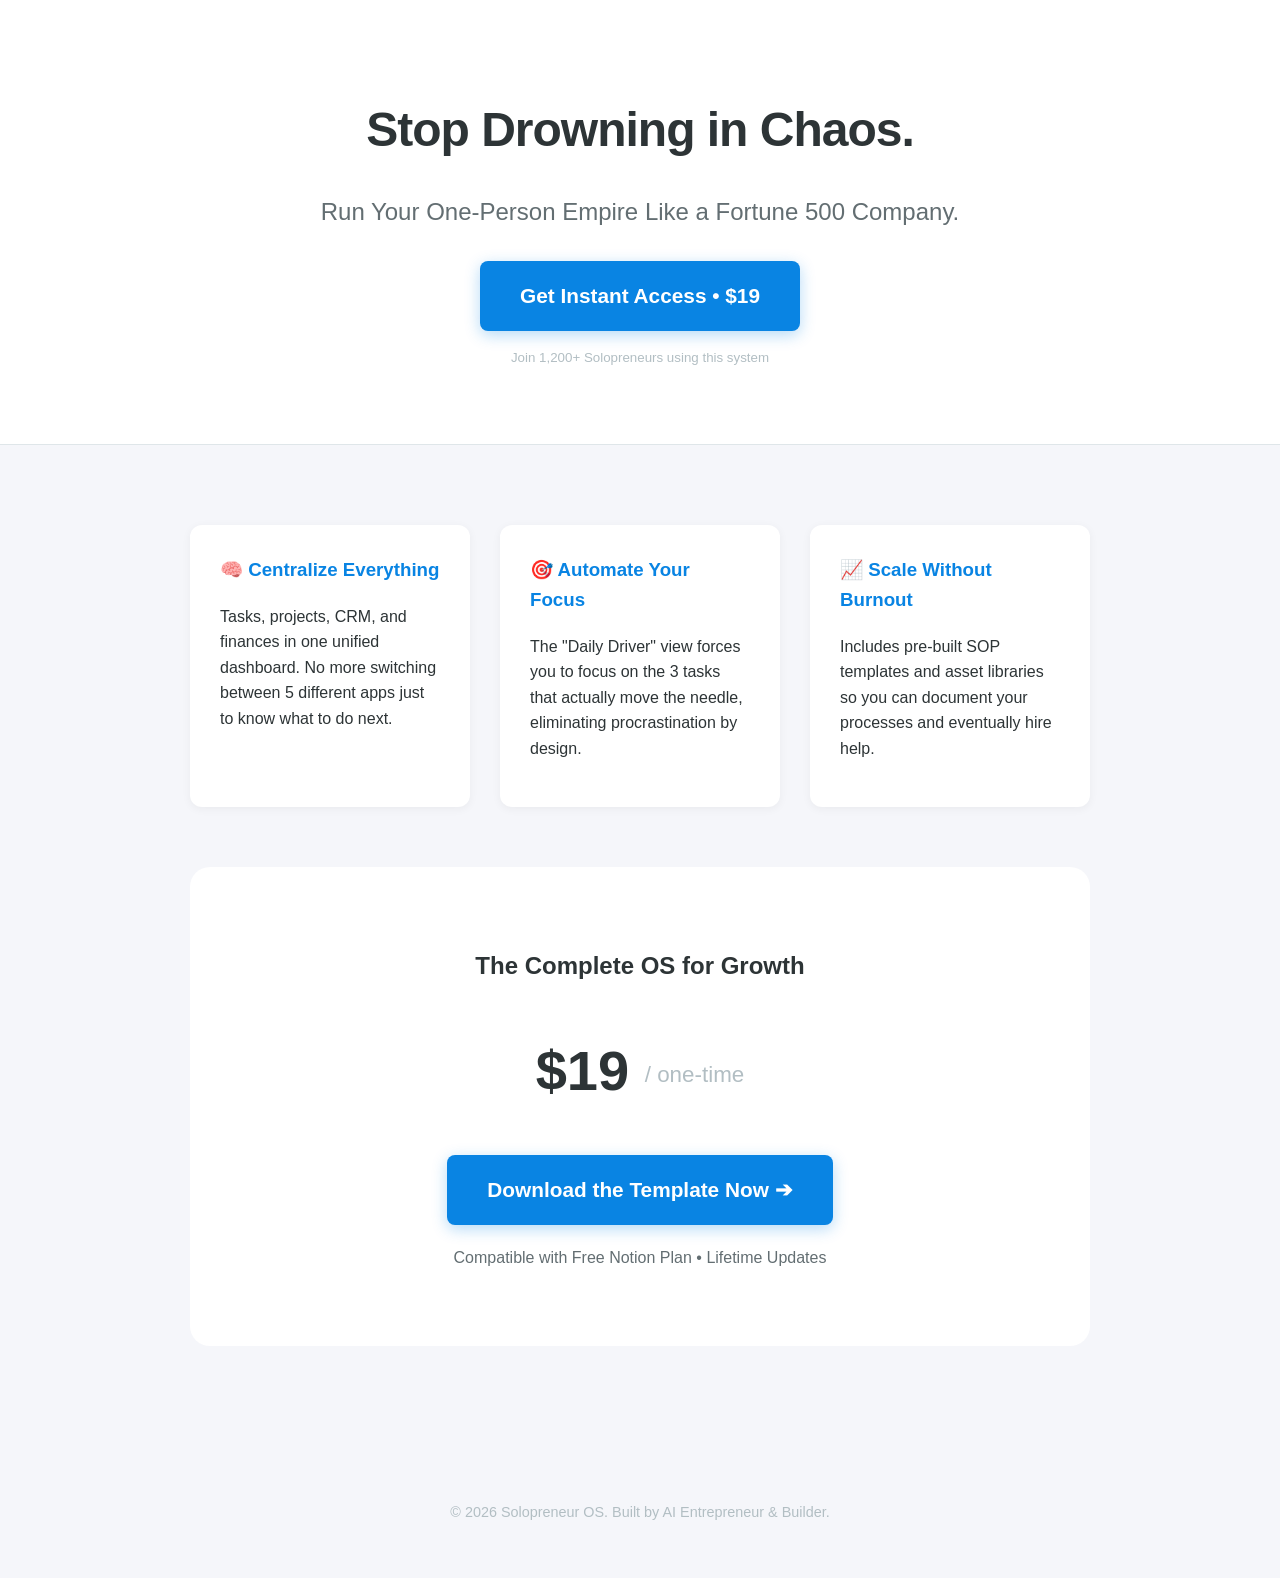
<file: index.html>
<!DOCTYPE html>
<html lang="en">
<head>
    <meta charset="UTF-8">
    <meta name="viewport" content="width=device-width, initial-scale=1.0">
    <title>The Solo-Preneur Second Brain OS | Scale Your Business</title>
    <style>
        :root { --primary: #2d3436; --accent: #0984e3; --bg: #f5f6fa; --text: #2d3436; }
        body { font-family: -apple-system, BlinkMacSystemFont, "Segoe UI", Roboto, sans-serif; margin: 0; padding: 0; background: var(--bg); color: var(--text); line-height: 1.6; }
        .container { max-width: 900px; margin: 0 auto; padding: 20px; }
        header { text-align: center; padding: 60px 20px; background: white; border-bottom: 1px solid #dfe6e9; }
        h1 { font-size: 3em; margin-bottom: 10px; color: var(--primary); letter-spacing: -1px; }
        .sub { font-size: 1.5em; color: #636e72; font-weight: 300; margin-bottom: 30px; }
        .btn { display: inline-block; background: var(--accent); color: white; padding: 18px 40px; font-size: 1.3em; font-weight: 700; text-decoration: none; border-radius: 8px; box-shadow: 0 4px 15px rgba(9, 132, 227, 0.3); transition: transform 0.2s; }
        .btn:hover { transform: translateY(-2px); box-shadow: 0 6px 20px rgba(9, 132, 227, 0.4); }
        .grid { display: grid; grid-template-columns: repeat(auto-fit, minmax(280px, 1fr)); gap: 30px; margin: 60px 0; }
        .card { background: white; padding: 30px; border-radius: 12px; box-shadow: 0 2px 10px rgba(0,0,0,0.05); }
        .card h3 { margin-top: 0; color: var(--accent); }
        .price-tag { font-size: 3.5em; font-weight: 800; color: var(--primary); text-align: center; margin: 40px 0; }
        .price-sub { font-size: 0.4em; color: #b2bec3; font-weight: 400; vertical-align: middle; }
        footer { text-align: center; margin-top: 80px; padding: 40px; color: #b2bec3; font-size: 0.9em; }
    </style>
</head>
<body>

<header>
    <h1>Stop Drowning in Chaos.</h1>
    <p class="sub">Run Your One-Person Empire Like a Fortune 500 Company.</p>
    <a href="#" class="btn">Get Instant Access • $19</a>
    <p><small style="color: #b2bec3; margin-top: 10px; display: block;">Join 1,200+ Solopreneurs using this system</small></p>
</header>

<div class="container">
    <div class="grid">
        <div class="card">
            <h3>🧠 Centralize Everything</h3>
            <p>Tasks, projects, CRM, and finances in one unified dashboard. No more switching between 5 different apps just to know what to do next.</p>
        </div>
        <div class="card">
            <h3>🎯 Automate Your Focus</h3>
            <p>The "Daily Driver" view forces you to focus on the 3 tasks that actually move the needle, eliminating procrastination by design.</p>
        </div>
        <div class="card">
            <h3>📈 Scale Without Burnout</h3>
            <p>Includes pre-built SOP templates and asset libraries so you can document your processes and eventually hire help.</p>
        </div>
    </div>

    <div style="text-align: center; background: white; padding: 60px; border-radius: 20px;">
        <h2>The Complete OS for Growth</h2>
        <div class="price-tag">$19 <span class="price-sub">/ one-time</span></div>
        <a href="#" class="btn">Download the Template Now ➔</a>
        <p style="margin-top: 20px; color: #636e72;">Compatible with Free Notion Plan • Lifetime Updates</p>
    </div>
</div>

<footer>
    <p>© 2026 Solopreneur OS. Built by AI Entrepreneur & Builder.</p>
</footer>

</body>
</html>
</file>
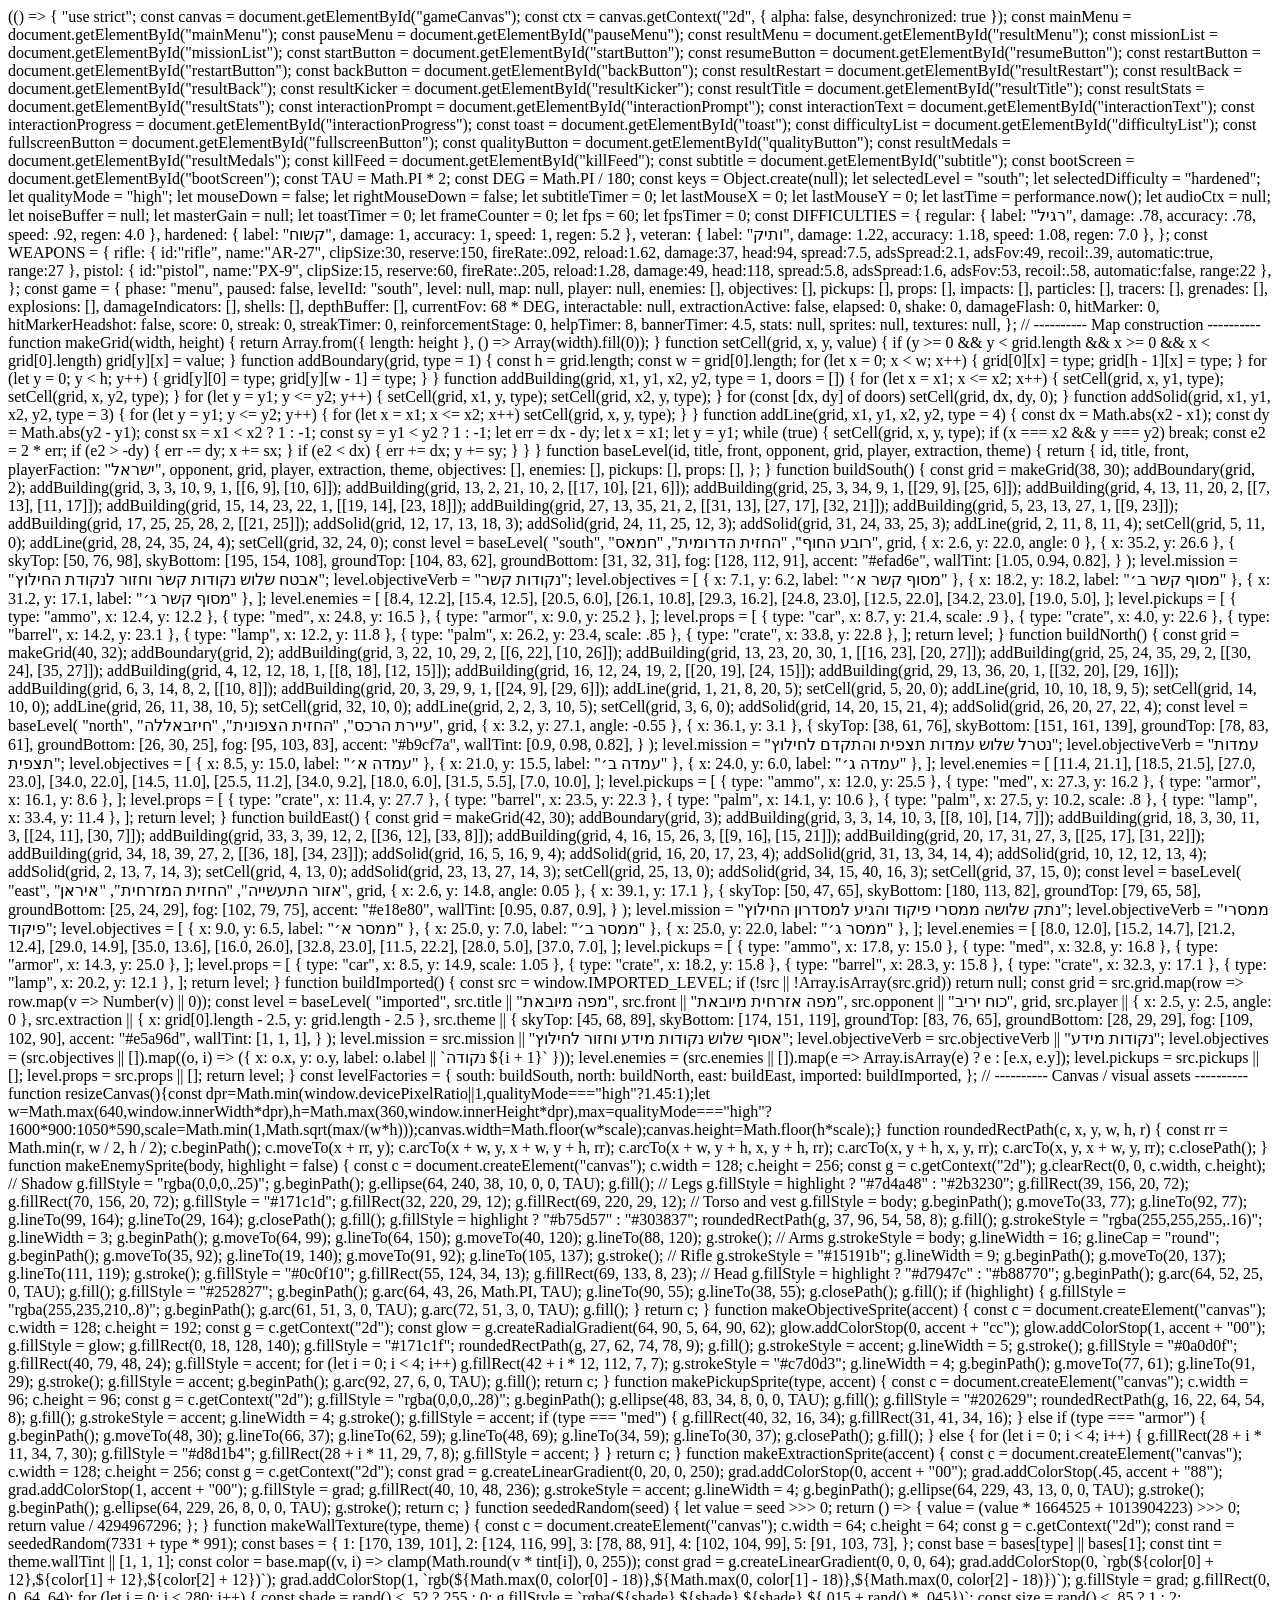
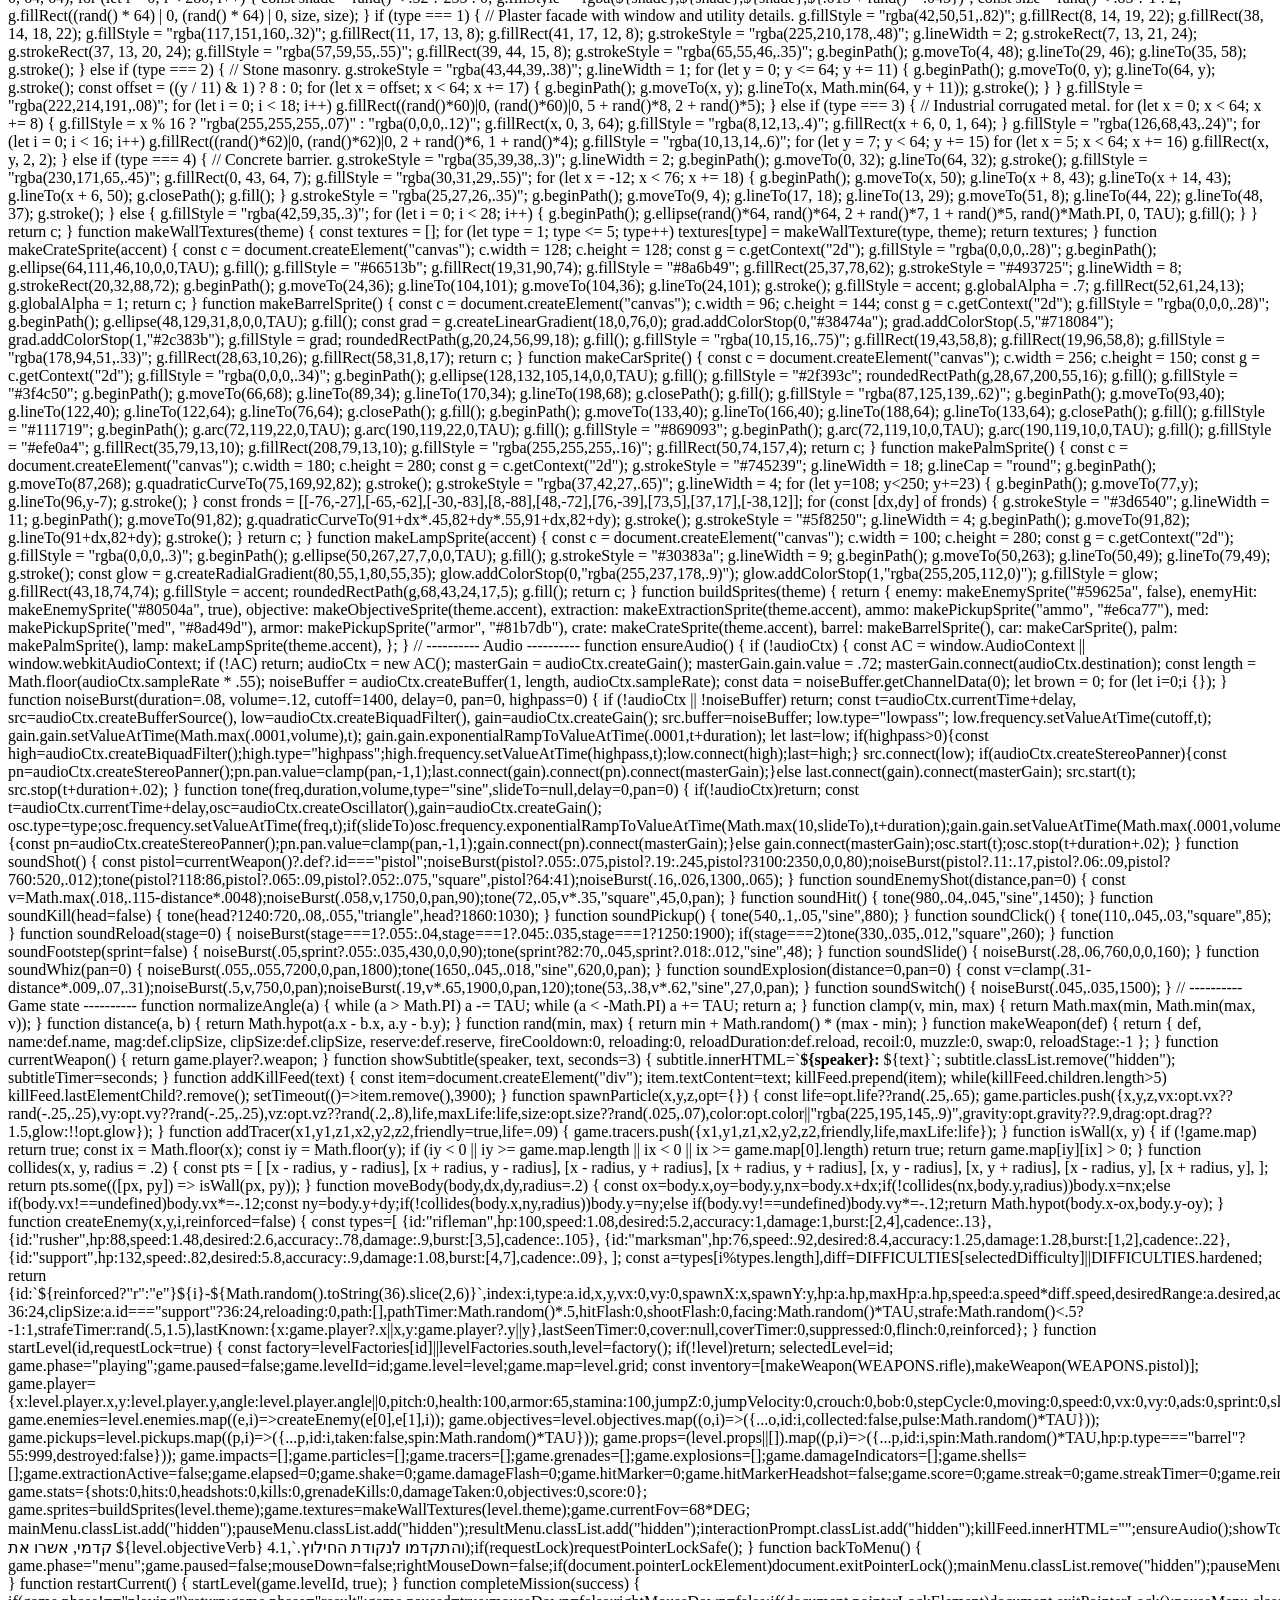
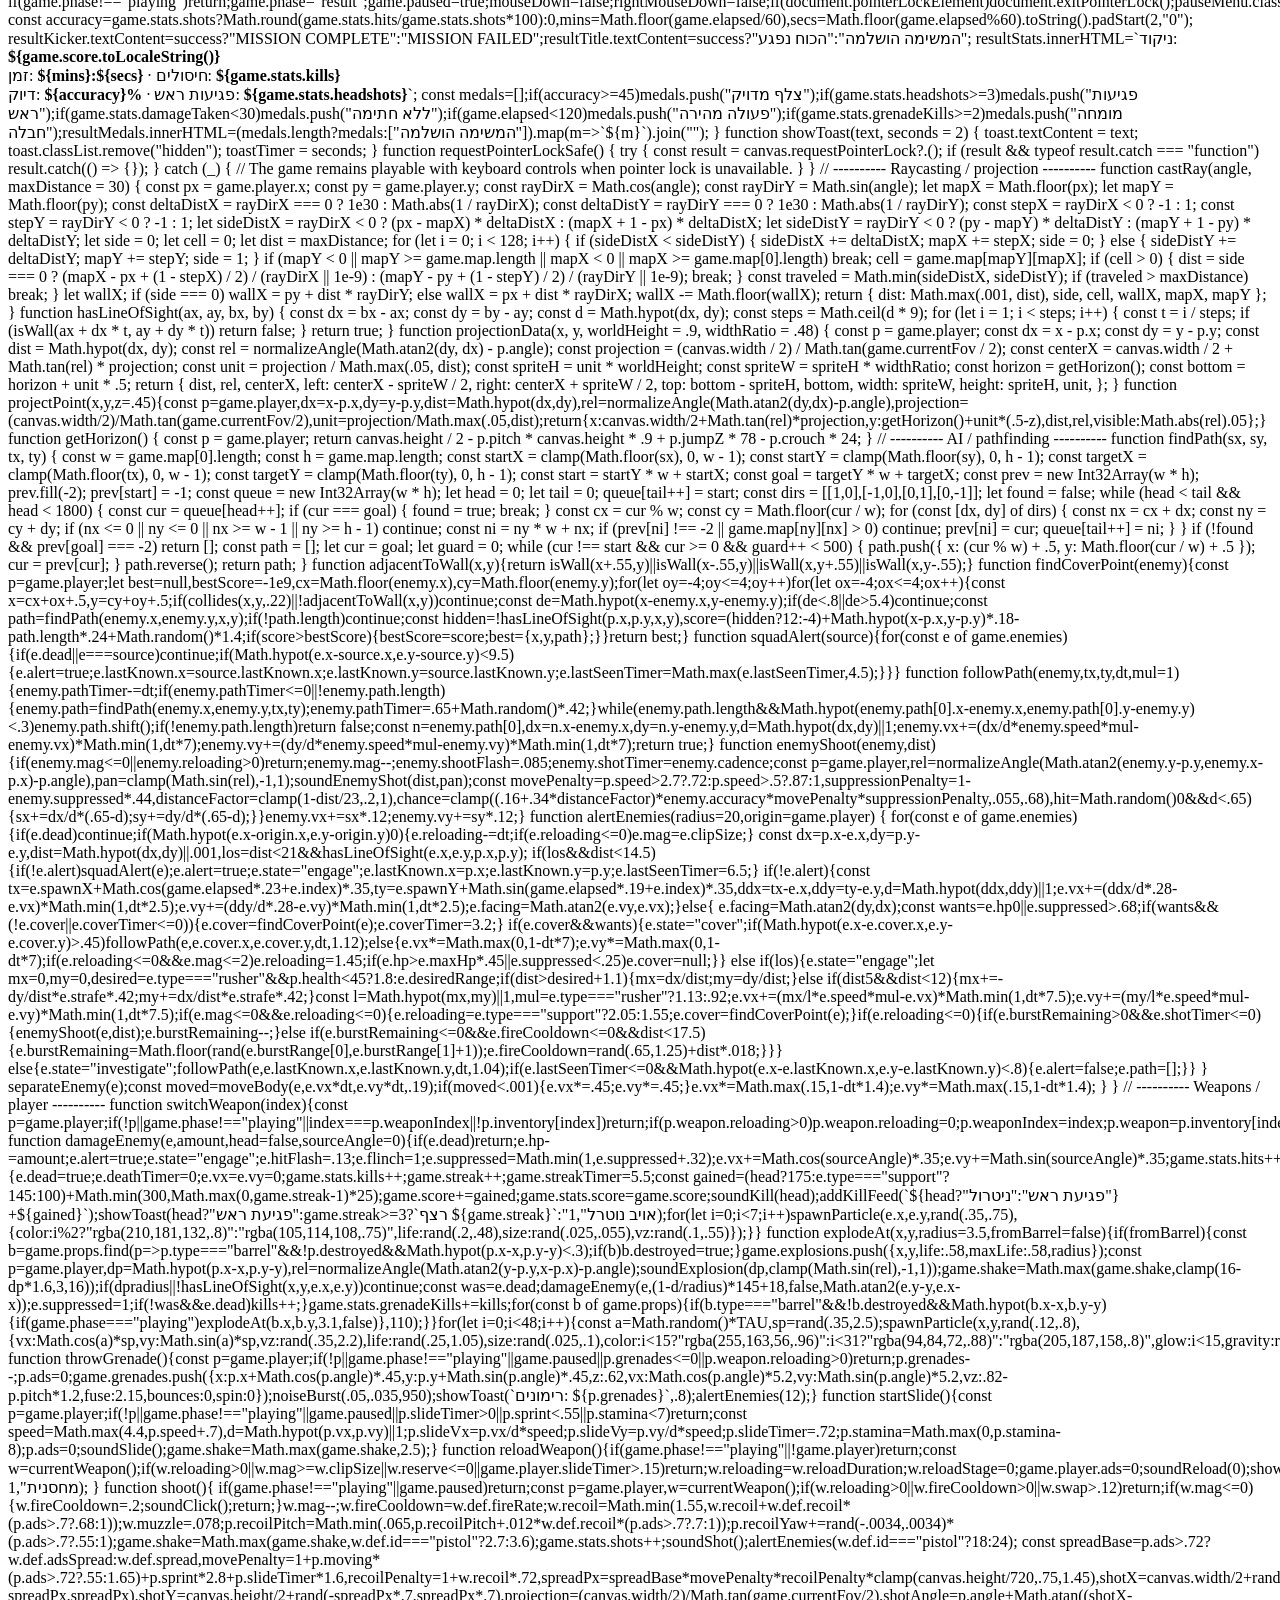
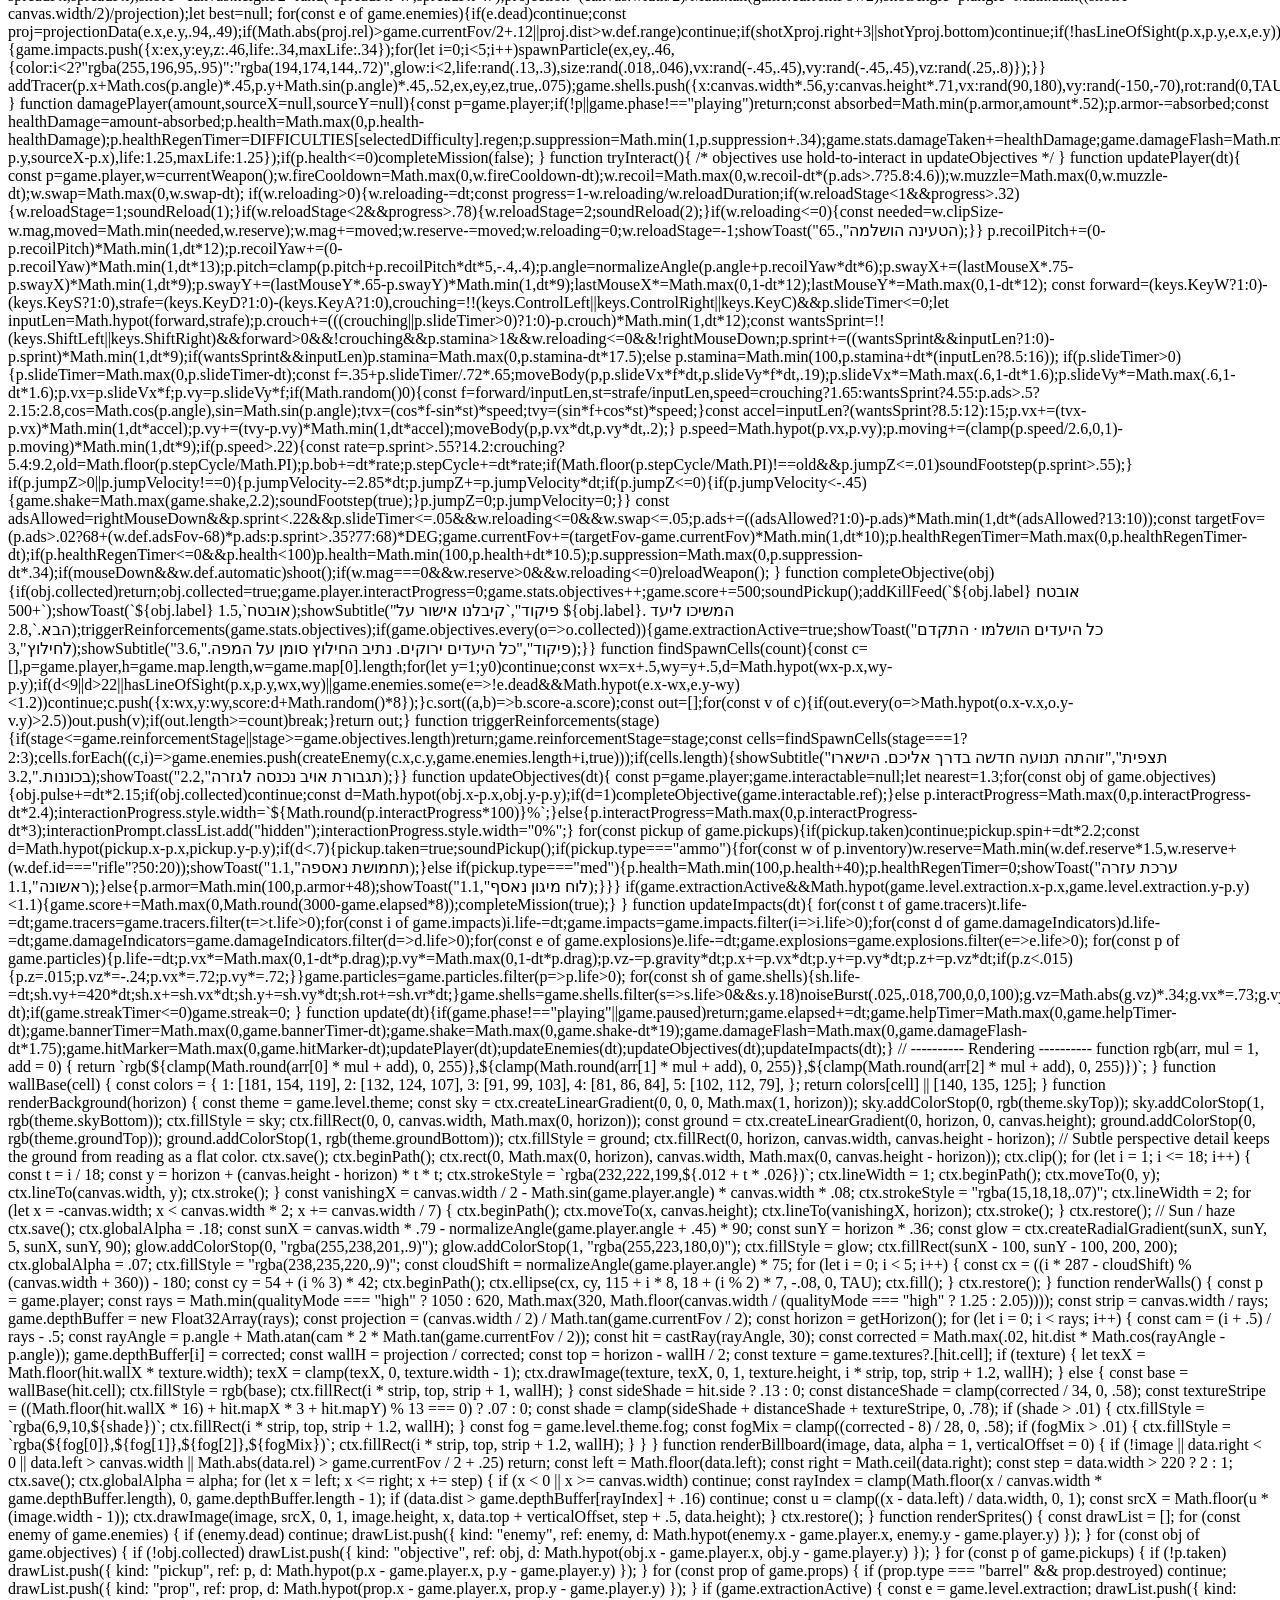
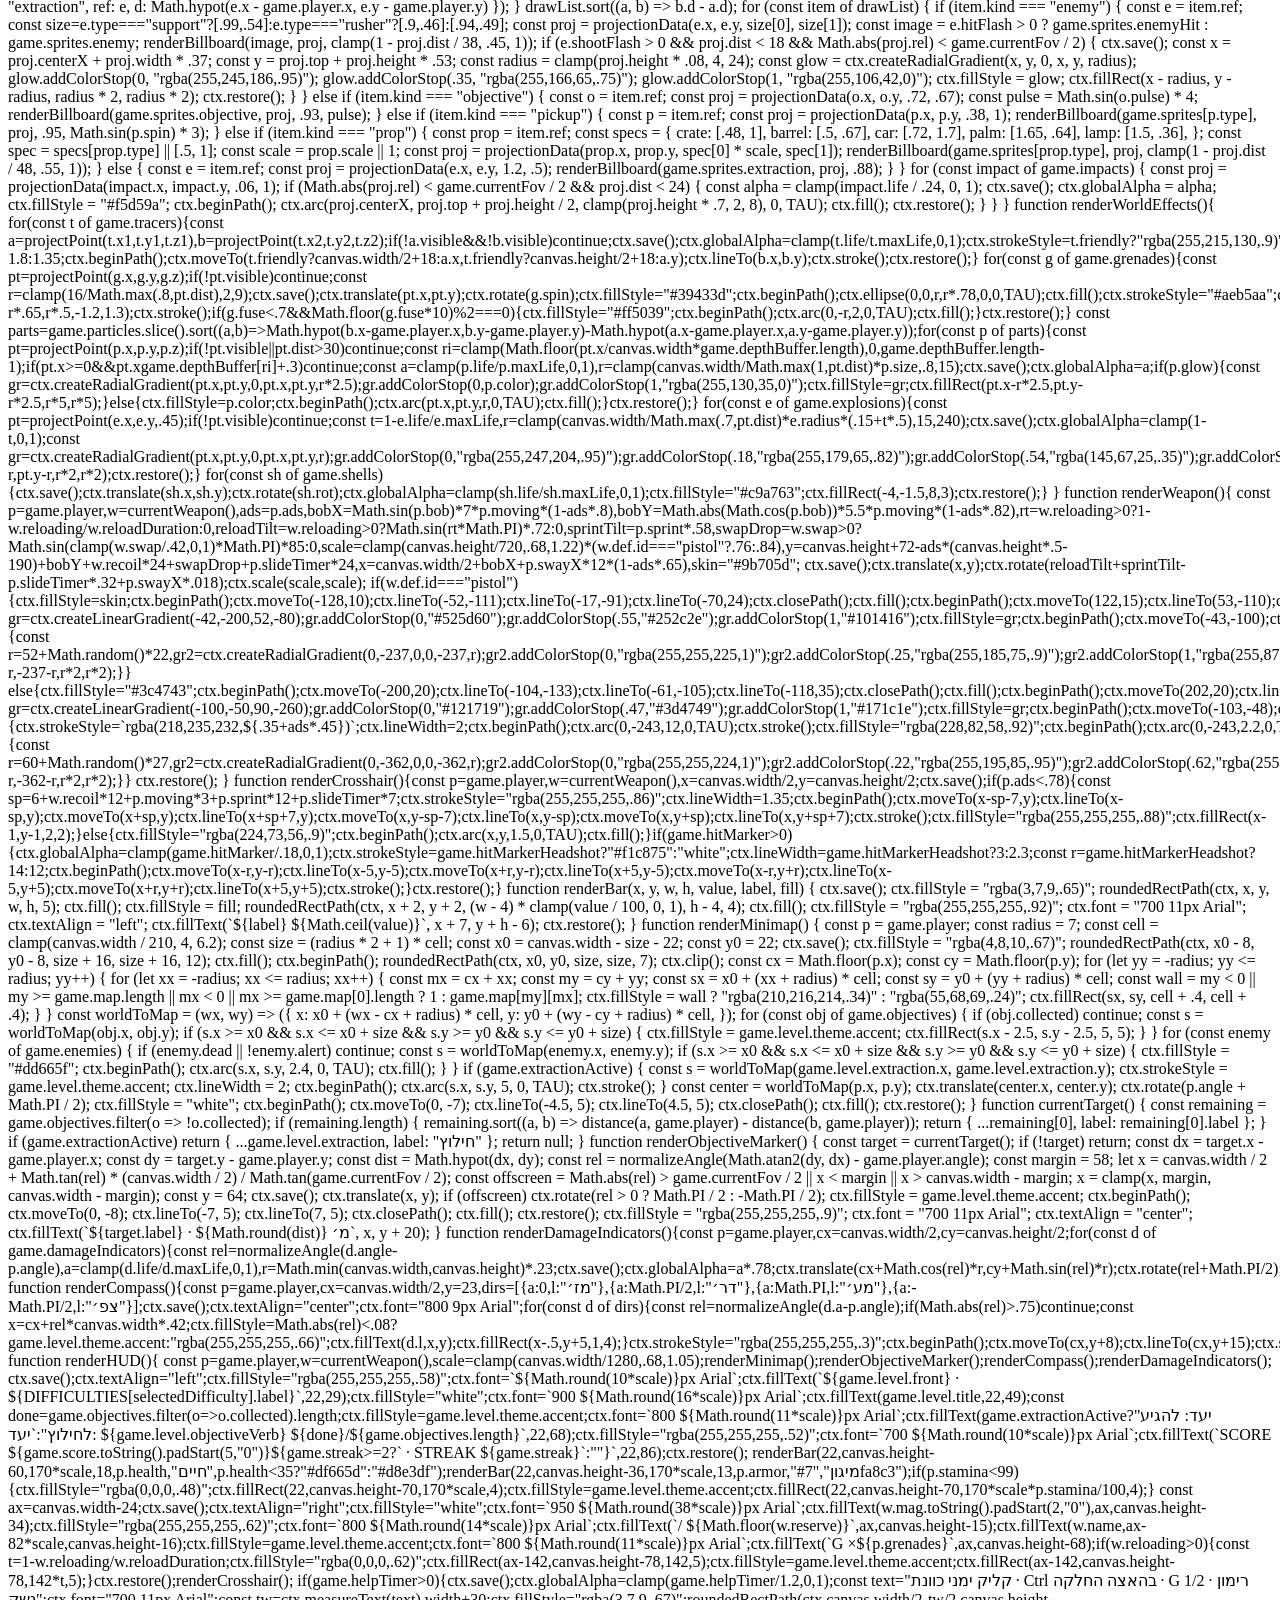
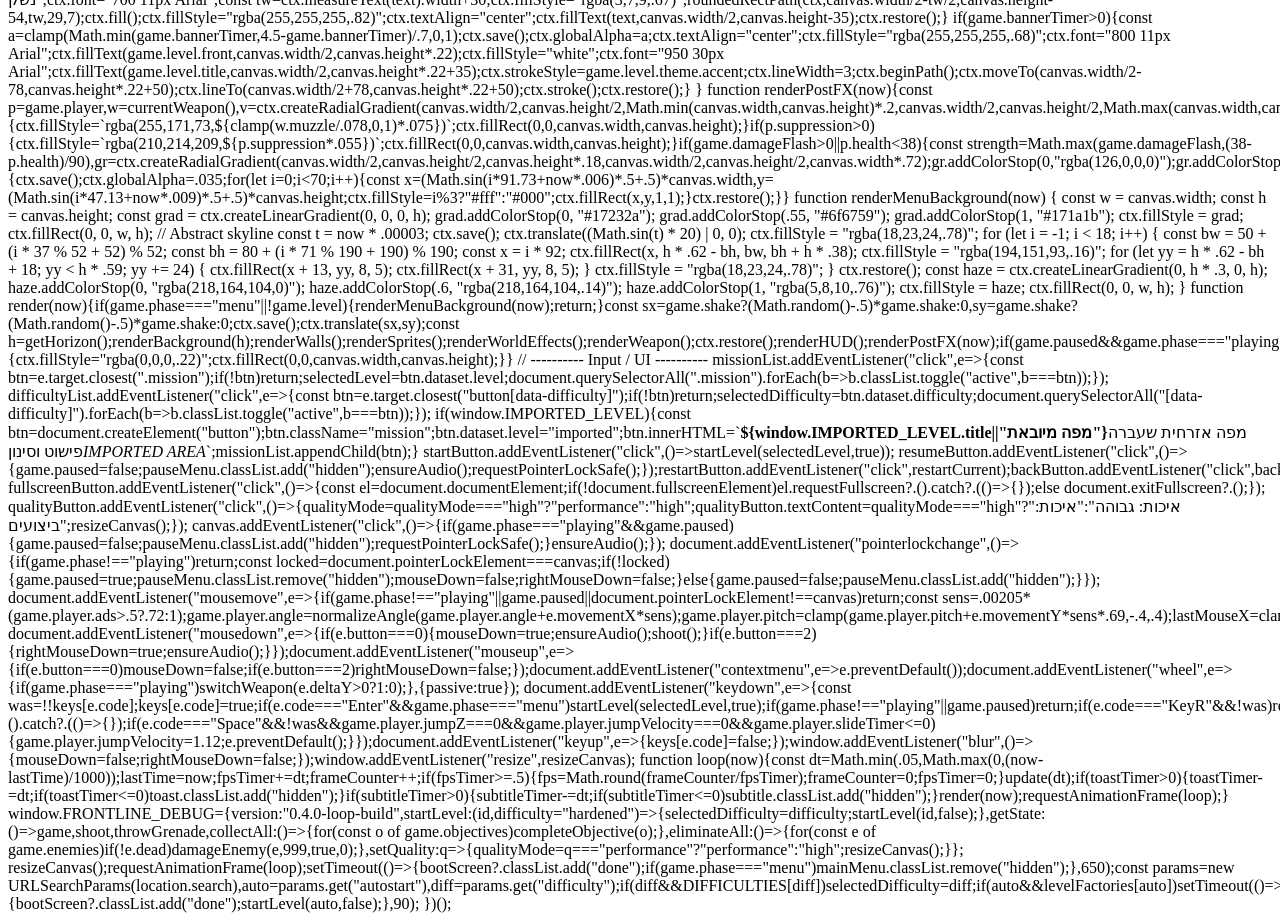
<file: frontline-middle-east/index.html>
<!doctype html><html lang="he" dir="rtl"><head><meta charset="utf-8"><meta name="viewport" content="width=device-width,initial-scale=1,maximum-scale=1,user-scalable=no"><meta name="theme-color" content="#07090b"><title>FRONTLINE: MIDDLE EAST</title><style>*{box-sizing:border-box}html,body{height:100%;margin:0;background:#050709;color:#fff;font-family:Arial,sans-serif;overflow:hidden}main{height:100%;display:grid;place-items:center;text-align:center;background:radial-gradient(circle at 50% 42%,#1a252b,#050709 68%)}.wrap{width:min(520px,84vw)}.logo{font-size:92px;font-weight:950;color:#eda049;filter:drop-shadow(0 12px 26px #000)}h1{direction:ltr;margin:8px 0 4px;font-size:clamp(30px,7vw,54px);letter-spacing:-.06em}p{margin:0;color:#879398;font:700 10px Arial;letter-spacing:.18em;direction:ltr}.bar{height:3px;margin:28px auto 12px;background:#ffffff20;overflow:hidden}.bar i{display:block;width:24%;height:100%;background:#eda049;animation:l 1.05s ease-in-out infinite}small{display:block;color:#aab3b6;line-height:1.55}.mode{margin-top:7px;color:#d69b61;font-size:11px;font-weight:800}@keyframes l{from{transform:translateX(-120%)}to{transform:translateX(520%)}}</style></head><body><main><div class="wrap"><div class="logo">F</div><h1>FRONTLINE: MIDDLE EAST</h1><p>UNIVERSAL COMBAT BUILD 1.1</p><div class="bar"><i></i></div><small id="s">בודק תאימות גרפית…</small><div id="m" class="mode"></div></div></main><script>(async()=>{const s=document.getElementById('s'),m=document.getElementById('m'),q=new URLSearchParams(location.search),full=['webgl2-01.dat','webgl2-02.dat','webgl2-03.dat','webgl2-04.dat','webgl2-05.dat','webgl2-06.dat','webgl2-07.dat'],compat=['v04-01.dat','v04-02a.dat','v04-02b.dat','v04-03.dat','v04-04.dat','v04-05.dat','v04-06.dat'];function webgl2(){try{const c=document.createElement('canvas'),g=c.getContext('webgl2',{antialias:true,alpha:false,powerPreference:'high-performance'});if(!g)return false;g.getExtension('WEBGL_lose_context')?.loseContext();return true}catch{return false}}async function openBuild(files,label){m.textContent=label;const a=[];for(let i=0;i<files.length;i++){s.textContent=`טוען ${label} · ${Math.round(i/files.length*100)}%`;const r=await fetch(files[i],{cache:'no-store'});if(!r.ok)throw Error(files[i]+': HTTP '+r.status);a.push(await r.text())}s.textContent=`מפעיל ${label}…`;const b=atob(a.join('').replace(/\s/g,'')),u=Uint8Array.from(b,c=>c.charCodeAt(0));if(!('DecompressionStream'in window))throw Error('נדרש Chrome או Edge מעודכן');const stream=new Blob([u]).stream().pipeThrough(new DecompressionStream('gzip')),page=await new Response(stream).text();document.open();document.write(page);document.close()}let mode=q.get('mode');if(mode!=='full'&&mode!=='compat')mode=webgl2()?'full':'compat';if(mode==='compat'){s.textContent='WebGL2 לא זמין — מצב תאימות הופעל אוטומטית';await new Promise(r=>setTimeout(r,450))}try{await openBuild(mode==='full'?full:compat,mode==='full'?'מצב תלת־ממד מלא':'מצב תאימות מהיר')}catch(e){console.error(e);if(mode==='full'){s.textContent='המנוע המלא לא עלה — עובר למצב תאימות…';await new Promise(r=>setTimeout(r,500));await openBuild(compat,'מצב תאימות מהיר')}else{s.textContent='טעינת המשחק נכשלה: '+e.message;m.textContent='נסה לרענן באמצעות Ctrl + Shift + R'}}})().catch(e=>{console.error(e);document.getElementById('s').textContent='טעינת המשחק נכשלה: '+e.message})</script></body></html>
</file>
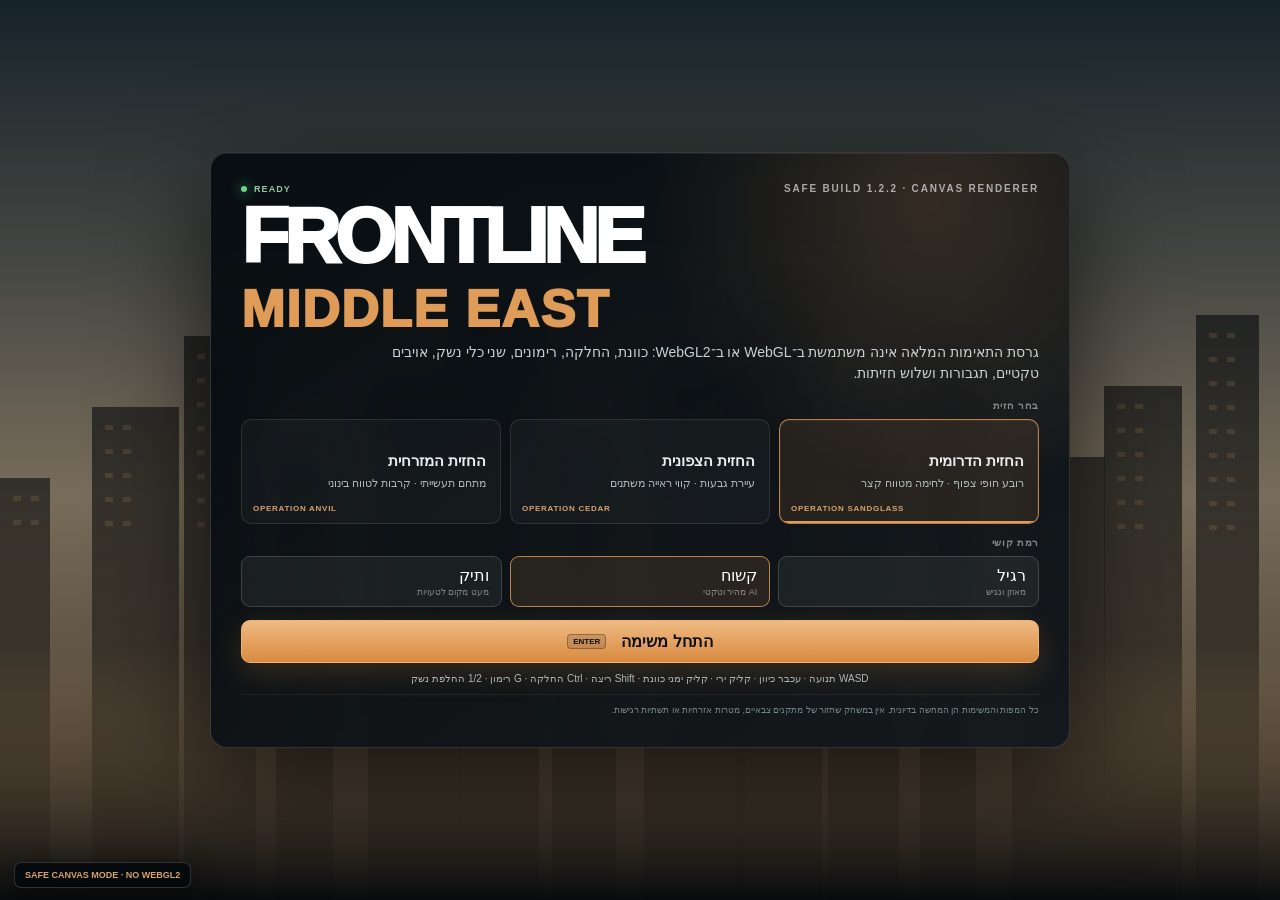
<file: frontline-safe/index.html>
<!doctype html>
<html lang="he" dir="rtl">
<head>
  <meta charset="utf-8" />
  <meta name="viewport" content="width=device-width,initial-scale=1,maximum-scale=1,user-scalable=no" />
  <meta name="theme-color" content="#070b0e" />
  <meta http-equiv="Cache-Control" content="no-store,no-cache,must-revalidate,max-age=0" />
  <meta http-equiv="Pragma" content="no-cache" />
  <title>Frontline: Middle East — Safe Canvas Build 1.2.2</title>
  <link rel="stylesheet" href="style.css?v=1.2.2" />
</head>
<body>
  <main id="app">
    <canvas id="gameCanvas" aria-label="משחק יריות גוף ראשון"></canvas>

    <div id="bootScreen" class="boot-screen">
      <div class="boot-mark">FRONTLINE</div>
      <div class="boot-line"><span></span></div>
      <small id="bootStatus">SAFE CANVAS RENDERER · NO WEBGL REQUIRED</small>
    </div>

    <section id="mainMenu" class="overlay menu-card hidden">
      <div class="menu-topline">
        <div class="eyebrow">SAFE BUILD 1.2.2 · CANVAS RENDERER</div>
        <div class="live-badge"><i></i> READY</div>
      </div>
      <h1>FRONTLINE<br><span>MIDDLE EAST</span></h1>
      <p class="lead">גרסת התאימות המלאה אינה משתמשת ב־WebGL או ב־WebGL2: כוונת, החלקה, רימונים, שני כלי נשק, אויבים טקטיים, תגבורות ושלוש חזיתות.</p>

      <div class="section-label">בחר חזית</div>
      <div id="missionList" class="mission-list">
        <button class="mission active" data-level="south"><b>החזית הדרומית</b><span>רובע חופי צפוף · לחימה מטווח קצר</span><em>OPERATION SANDGLASS</em></button>
        <button class="mission" data-level="north"><b>החזית הצפונית</b><span>עיירת גבעות · קווי ראייה משתנים</span><em>OPERATION CEDAR</em></button>
        <button class="mission" data-level="east"><b>החזית המזרחית</b><span>מתחם תעשייתי · קרבות לטווח בינוני</span><em>OPERATION ANVIL</em></button>
      </div>

      <div class="section-label">רמת קושי</div>
      <div id="difficultyList" class="difficulty-list">
        <button data-difficulty="regular">רגיל<small>מאוזן ונגיש</small></button>
        <button class="active" data-difficulty="hardened">קשוח<small>AI מהיר וטקטי</small></button>
        <button data-difficulty="veteran">ותיק<small>מעט מקום לטעויות</small></button>
      </div>

      <button id="startButton" class="primary"><span>התחל משימה</span><kbd>ENTER</kbd></button>
      <div class="controls-line">WASD תנועה · עכבר כיוון · קליק ירי · קליק ימני כוונת · Shift ריצה · Ctrl החלקה · G רימון · 1/2 החלפת נשק</div>
      <p class="disclaimer">כל המפות והמשימות הן המחשה בדיונית. אין במשחק שחזור של מתקנים צבאיים, מטרות אזרחיות או תשתיות רגישות.</p>
    </section>

    <section id="pauseMenu" class="overlay compact hidden">
      <div class="eyebrow">TACTICAL PAUSE</div><h2>המשחק מושהה</h2>
      <button id="resumeButton" class="primary">המשך</button>
      <button id="fullscreenButton">מסך מלא</button>
      <button id="qualityButton">איכות: גבוהה</button>
      <button id="restartButton">התחל מחדש</button>
      <button id="backButton">חזרה לתפריט</button>
    </section>

    <section id="resultMenu" class="overlay compact hidden">
      <div id="resultKicker" class="eyebrow">MISSION COMPLETE</div><h2 id="resultTitle">המשימה הושלמה</h2>
      <p id="resultStats"></p><div id="resultMedals" class="result-medals"></div>
      <button id="resultRestart" class="primary">שחק שוב</button><button id="resultBack">בחירת חזית</button>
    </section>

    <div id="interactionPrompt" class="prompt hidden"><strong>E</strong><span id="interactionText">אינטראקציה</span><div class="hold-track"><i id="interactionProgress"></i></div></div>
    <div id="toast" class="toast hidden"></div><div id="killFeed" class="kill-feed"></div><div id="subtitle" class="subtitle hidden"></div>
  </main>
  <div id="safeBadge">SAFE CANVAS MODE · NO WEBGL2</div>

  <script>
  window.IMPORTED_LEVEL = null;
  (async () => {
    const status = document.getElementById('bootStatus');
    try {
      if ('serviceWorker' in navigator) {
        const registrations = await navigator.serviceWorker.getRegistrations();
        await Promise.all(registrations.map(registration => registration.unregister()));
      }
      if ('caches' in window) {
        const names = await caches.keys();
        await Promise.all(names.map(name => caches.delete(name)));
      }

      const base = '../frontline-middle-east/';
      const files = ['v04-01.dat','v04-02a.dat','v04-02b.dat','v04-03.dat','v04-04.dat','v04-05.dat','v04-06.dat'];
      const parts = [];
      for (let index = 0; index < files.length; index++) {
        status.textContent = `LOADING SAFE CANVAS ENGINE · ${Math.round(index / files.length * 100)}%`;
        const response = await fetch(`${base}${files[index]}?safe=1.2.2&t=${Date.now()}`, { cache: 'no-store' });
        if (!response.ok) throw new Error(`${files[index]}: HTTP ${response.status}`);
        parts.push(await response.text());
      }

      const binary = atob(parts.join('').replace(/\s+/g, ''));
      const bytes = Uint8Array.from(binary, character => character.charCodeAt(0));
      if (!('DecompressionStream' in window)) throw new Error('נדרש Chrome או Edge מעודכן לפתיחת קובץ המשחק');
      const stream = new Blob([bytes]).stream().pipeThrough(new DecompressionStream('gzip'));
      const code = await new Response(stream).text();
      (0, eval)(code);
    } catch (error) {
      console.error(error);
      document.body.innerHTML = `<main style="min-height:100vh;display:grid;place-items:center;background:#050709;color:white;font-family:Arial;text-align:center;padding:30px"><div><h1>טעינת מצב התאימות נכשלה</h1><p>${String(error.message || error)}</p><button onclick="location.reload()" style="padding:10px 16px">נסה שוב</button></div></main>`;
    }
  })();
  </script>
</body>
</html>
</file>
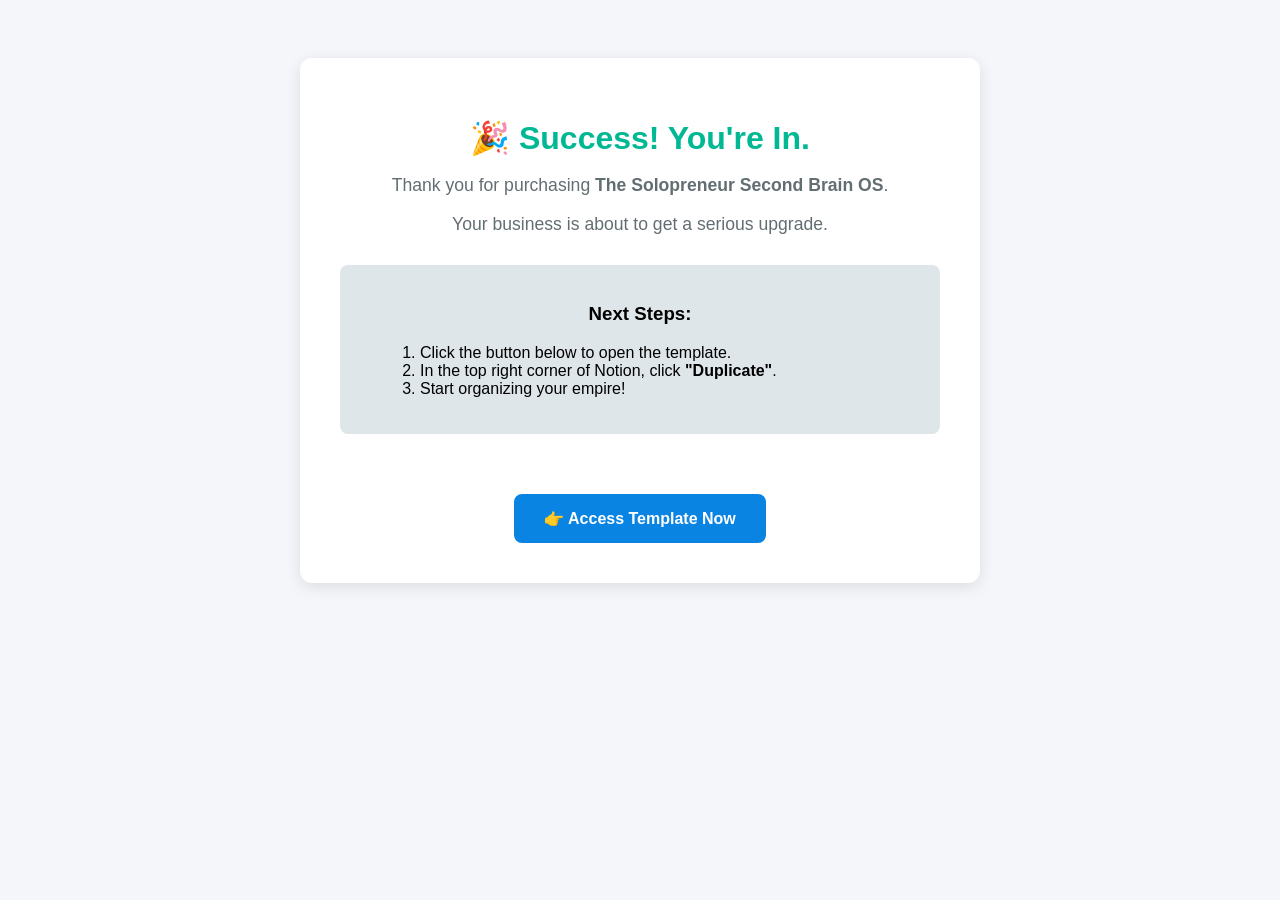
<file: thank_you.html>
<!DOCTYPE html>
<html lang="en">
<head>
    <meta charset="UTF-8">
    <meta name="viewport" content="width=device-width, initial-scale=1.0">
    <title>Thank You! | Access Your Second Brain</title>
    <style>
        body { font-family: -apple-system, BlinkMacSystemFont, "Segoe UI", Roboto, sans-serif; background: #f5f6fa; text-align: center; padding: 50px; }
        .container { max-width: 600px; margin: 0 auto; background: white; padding: 40px; border-radius: 12px; box-shadow: 0 4px 15px rgba(0,0,0,0.1); }
        h1 { color: #00b894; margin-bottom: 10px; }
        p { color: #636e72; font-size: 1.1em; }
        .download-btn { display: inline-block; background: #0984e3; color: white; padding: 15px 30px; margin-top: 30px; text-decoration: none; border-radius: 8px; font-weight: bold; }
        .download-btn:hover { background: #74b9ff; }
    </style>
</head>
<body>

<div class="container">
    <h1>🎉 Success! You're In.</h1>
    <p>Thank you for purchasing <strong>The Solopreneur Second Brain OS</strong>.</p>
    <p>Your business is about to get a serious upgrade.</p>
    
    <div style="margin: 30px 0; padding: 20px; background: #dfe6e9; border-radius: 8px;">
        <h3>Next Steps:</h3>
        <ol style="text-align: left; margin-left: 20px;">
            <li>Click the button below to open the template.</li>
            <li>In the top right corner of Notion, click <strong>"Duplicate"</strong>.</li>
            <li>Start organizing your empire!</li>
        </ol>
    </div>

    <a href="https://notion.so/template-placeholder" class="download-btn">👉 Access Template Now</a>
</div>

</body>
</html>
</file>
<file: frontline-safe/style.css>
:root{color-scheme:dark;font-family:Inter,Arial,"Noto Sans Hebrew",sans-serif;background:#05080b;--accent:#df9b58}*{box-sizing:border-box}html,body{width:100%;height:100%;margin:0;overflow:hidden;background:#05080b}body{user-select:none}button{font:inherit}#app{position:relative;width:100%;height:100%;isolation:isolate}#gameCanvas{display:block;width:100%;height:100%;background:#090d10;cursor:crosshair}.hidden{display:none!important}
.boot-screen{position:absolute;z-index:30;inset:0;display:grid;place-content:center;gap:16px;background:radial-gradient(circle at center,#172028,#040607 70%);text-align:center;transition:opacity .55s ease,visibility .55s ease}.boot-screen.done{opacity:0;visibility:hidden}.boot-mark{direction:ltr;font-size:clamp(38px,7vw,78px);font-weight:950;letter-spacing:-.055em}.boot-line{width:min(340px,60vw);height:2px;background:#ffffff1a;overflow:hidden}.boot-line span{display:block;width:35%;height:100%;background:var(--accent);animation:boot 1.25s ease-in-out infinite}.boot-screen small{direction:ltr;color:#ffffff73;letter-spacing:.2em;font-size:9px}@keyframes boot{0%{transform:translateX(-110%)}100%{transform:translateX(400%)}}
.overlay{position:absolute;z-index:10;top:50%;left:50%;transform:translate(-50%,-50%);width:min(860px,calc(100vw - 34px));padding:30px;border:1px solid #ffffff26;border-radius:17px;background:linear-gradient(145deg,#070c10f7,#10161be6);box-shadow:0 30px 105px #000a,inset 0 1px #ffffff12;backdrop-filter:blur(18px)}.menu-card:before{content:"";position:absolute;inset:0;border-radius:inherit;pointer-events:none;background:radial-gradient(circle at 84% 9%,#df9b582e,transparent 31%)}.menu-topline{position:relative;display:flex;align-items:center;justify-content:space-between;gap:14px}.eyebrow{direction:ltr;letter-spacing:.18em;font-size:10px;opacity:.62;font-weight:900}.live-badge{direction:ltr;display:flex;align-items:center;gap:7px;color:#90c8a8;font-size:9px;font-weight:900;letter-spacing:.12em}.live-badge i{width:6px;height:6px;border-radius:50%;background:#66d58f;box-shadow:0 0 13px #66d58f}h1{position:relative;direction:ltr;margin:11px 0 9px;font-size:clamp(45px,7vw,78px);line-height:.82;letter-spacing:-.067em;text-align:left;font-weight:950}h1 span{color:var(--accent);font-size:.67em;letter-spacing:.025em}.lead{position:relative;margin:0 0 16px;line-height:1.52;color:#c9d1d4;max-width:690px;font-size:14px}.section-label{position:relative;margin:13px 0 8px;color:#ffffff7a;font-size:10px;font-weight:900;letter-spacing:.07em}
.mission-list{position:relative;display:grid;grid-template-columns:repeat(3,1fr);gap:9px}.mission{position:relative;min-height:105px;padding:14px;text-align:right;color:#e9edef;border:1px solid #ffffff1c;border-radius:10px;background:#ffffff08;cursor:pointer;transition:.16s ease;overflow:hidden}.mission:after{content:"";position:absolute;inset:auto 0 0;height:2px;transform:scaleX(0);background:var(--accent);transition:transform .16s}.mission:hover{transform:translateY(-2px);border-color:#ffffff40;background:#ffffff0e}.mission.active{border-color:#df9b58c7;background:#df9b581b;box-shadow:inset 0 0 0 1px #df9b581a}.mission.active:after{transform:scaleX(1)}.mission b,.mission span,.mission em{display:block}.mission b{margin-bottom:6px;font-size:15px}.mission span{color:#aeb8bc;font-size:11px;line-height:1.4}.mission em{position:absolute;bottom:10px;left:11px;direction:ltr;color:#d8a26d;font-size:8px;font-style:normal;font-weight:900;letter-spacing:.09em}.difficulty-list{position:relative;display:grid;grid-template-columns:repeat(3,1fr);gap:8px;margin-bottom:13px}.difficulty-list button{padding:9px 12px;text-align:right}.difficulty-list button small{display:block;margin-top:2px;color:#ffffff73;font-size:9px}.difficulty-list button.active{border-color:#df9b58cc;background:#df9b581f}
button{appearance:none;border:1px solid #ffffff29;border-radius:9px;padding:11px 17px;color:#fff;background:#ffffff0e;cursor:pointer;transition:.14s}button:hover{background:#ffffff1b;border-color:#ffffff47}button.primary{display:flex;align-items:center;justify-content:center;gap:15px;width:100%;border-color:#efb374;color:#0c1012;background:linear-gradient(180deg,#efbb83,#d88a40);font-weight:950;box-shadow:0 9px 30px #da8b4033}button.primary:hover{filter:brightness(1.07)}button kbd{border:1px solid #00000047;border-radius:4px;padding:2px 5px;background:#0000001f;font:700 8px Arial}.controls-line{margin-top:10px;color:#aeb7ba;font-size:10px;text-align:center}.disclaimer{margin:10px 0 0;padding-top:9px;border-top:1px solid #ffffff12;color:#778489;font-size:9px;line-height:1.4}.compact{width:min(410px,calc(100vw - 34px));text-align:center}.compact h2{margin:8px 0 17px;font-size:28px}.compact button{display:block;width:100%;margin-top:8px}.compact p{color:#b8c1c4;line-height:1.55}.result-medals{display:flex;justify-content:center;flex-wrap:wrap;gap:7px;margin:12px 0 17px}.result-medals span{padding:6px 9px;border:1px solid #df9b5847;border-radius:20px;color:#e8b27b;background:#df9b5814;font-size:10px;font-weight:800}
.prompt{position:absolute;z-index:7;left:50%;bottom:18%;transform:translateX(-50%);min-width:220px;padding:9px 13px;border:1px solid #ffffff30;border-radius:7px;background:#05090cc9;box-shadow:0 8px 34px #00000073;color:#fff;text-align:center;font-size:12px}.prompt strong{display:inline-grid;place-items:center;width:23px;height:23px;margin-left:8px;border:1px solid #ffffff61;border-radius:4px;background:#ffffff0f;font-size:11px}.hold-track{height:3px;margin-top:7px;overflow:hidden;background:#ffffff1f}.hold-track i{display:block;width:0;height:100%;background:var(--accent);transition:width .05s linear}.toast{position:absolute;z-index:8;left:50%;top:13%;transform:translateX(-50%);padding:9px 17px;border-radius:8px;background:#060a0dd6;border:1px solid #ffffff1f;box-shadow:0 10px 35px #00000059;color:#f2f4f4;font-weight:850;font-size:12px}.kill-feed{position:absolute;z-index:7;top:22px;right:22px;width:min(320px,36vw);pointer-events:none}.kill-feed div{margin-bottom:5px;padding:7px 10px;border-right:2px solid var(--accent);background:linear-gradient(90deg,transparent,#05090cad);color:#ffffffe0;text-align:right;font-size:10px;animation:feedIn .2s ease}@keyframes feedIn{from{opacity:0;transform:translateX(12px)}}.subtitle{position:absolute;z-index:7;left:50%;bottom:10%;transform:translateX(-50%);max-width:min(700px,82vw);padding:7px 12px;background:#000a;color:#fff;text-align:center;font-size:12px}
@media(max-height:760px) and (min-width:741px){.overlay{padding:20px 24px}h1{font-size:58px}.lead{margin-bottom:9px;font-size:12px}.mission{min-height:88px}.section-label{margin-top:8px}.controls-line,.disclaimer{display:none}}@media(max-width:740px){.overlay{max-height:calc(100vh - 20px);overflow:auto;padding:20px}.mission-list,.difficulty-list{grid-template-columns:1fr}.mission{min-height:72px}.mission em{position:static;margin-top:5px}h1{font-size:44px}.menu-topline{align-items:flex-start}.controls-line{line-height:1.5}}
#safeBadge{position:fixed;left:14px;bottom:12px;z-index:50;padding:7px 10px;border:1px solid #ffffff2a;border-radius:7px;background:#06090be8;color:#d5a16d;font:800 9px Arial;direction:ltr;box-shadow:0 6px 25px #0008}
</file>
